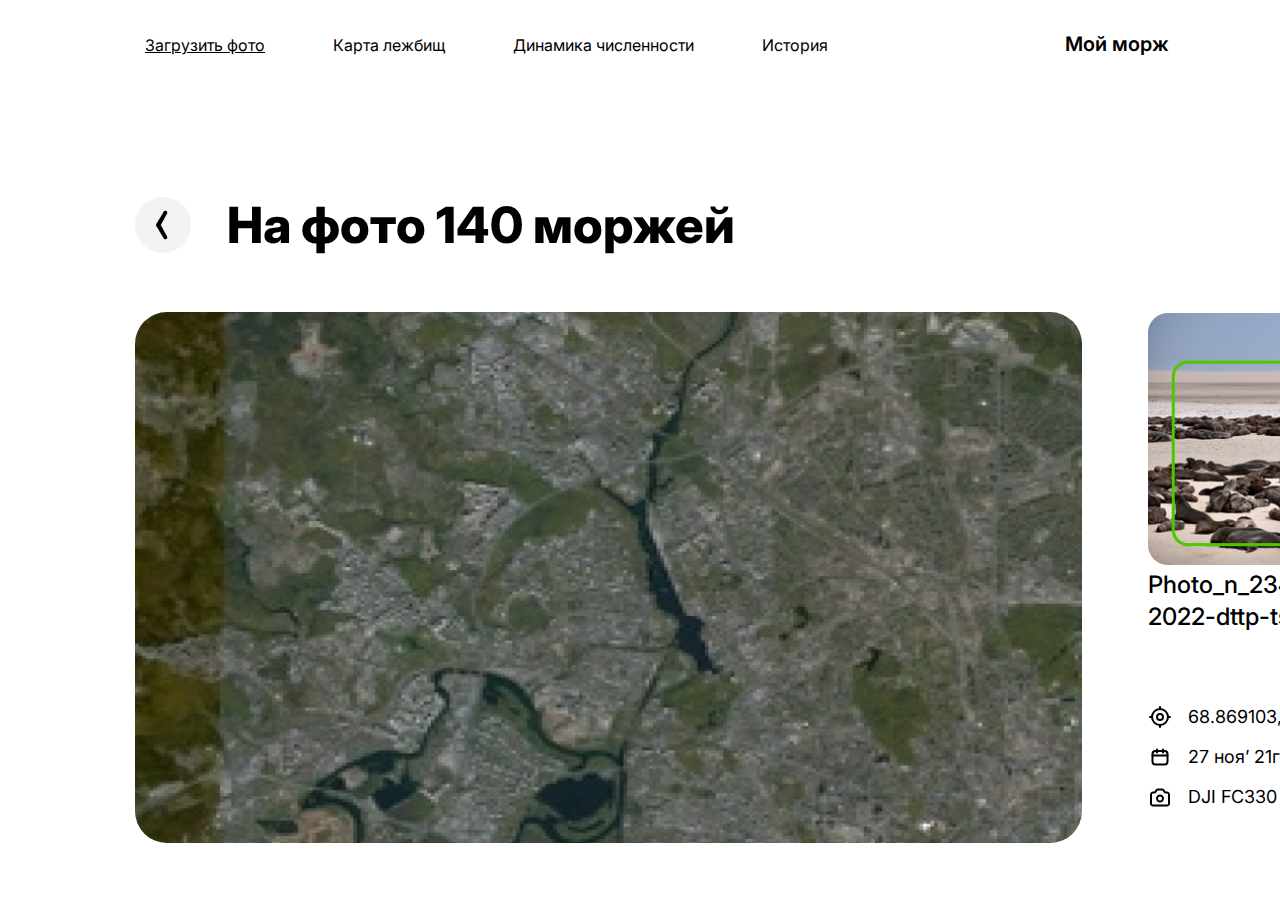
<file: cardPhotoInfo.html>
<!DOCTYPE html>
<html lang="en">
  <head>
    <meta charset="UTF-8" />
    <meta http-equiv="X-UA-Compatible" content="IE=edge" />
    <meta name="viewport" content="width=device-width, initial-scale=1.0" />
    <title>Hacaton-Nenetskie-Morsgi</title>
    <link rel="stylesheet" href="./css/fonts.css" />
    <link rel="stylesheet" href="./css/index.css" />
    <link rel="stylesheet" href="./css/cardPhotoInfo.css">

  </head>
  <body>
    <header class="header">
      <nav class="navigation">
        <a
          href="./index.html"
          class="nav_link text-decoration-underline regular-16-title"
          >Загрузить фото</a
        >
        <a href="./map.html" class="nav_link regular-16-title">Карта лежбищ</a>
        <a href="/" class="nav_link regular-16-title">Динамика численности</a>
        <a href="./history.html" class="nav_link regular-16-title"
          >История</a
        >
      </nav>
      <div class="progammName semi-bold-20-title">Мой морж</div>
    </header>
    <div class="wrapper wrapper_info ">
      <div class="content_left">
        <div class="backToLibrar">
          <div class="arrov-back">
            <div class="div-link"><a href="./uploadPhotos.html" class="link-back"><div class="svg-div"><svg class="svg-back-link"></svg></div></a></div>
            <div class="text extra-bold-title">На фото 140 моржей</div>
          </div>
        </div>
        <div class="content-img">
          <img src="img/test3.png" alt="" class="img-cont">
        </div>
      </div>

      <div class="content_right">

        <div class="left-img">
          <img class="left-img-img" src="./img/test7.png" alt="">
        </div>


        <div class="content-info">
          <div class="photo-name medium-24-title">
            Photo_n_23445_12-07-2022-dttp-tsp-wwva.wav
          </div>

          <div class="other-info">
            <div class="other-info-child geo-pos regular-18-title"><div class="svg-div-other"><svg class="svg-pos"></svg></div> 68.869103, 53.912502</div>
            <div class="other-info-child date regular-18-title"><div class="svg-div-other"><svg class="svg-date"></svg></div>27 ноя’ 21г.</div>
            <div class="other-info-child drvice regular-18-title"><div class="svg-div-other"><svg class="svg-cam"></svg></div>DJI FC330</div>
          </div>

        </div>
      </div>
    </div>
    
    <script src="./js/cardPhotoChangeLokation.js" defer></script>
  </body>
</html>
</file>
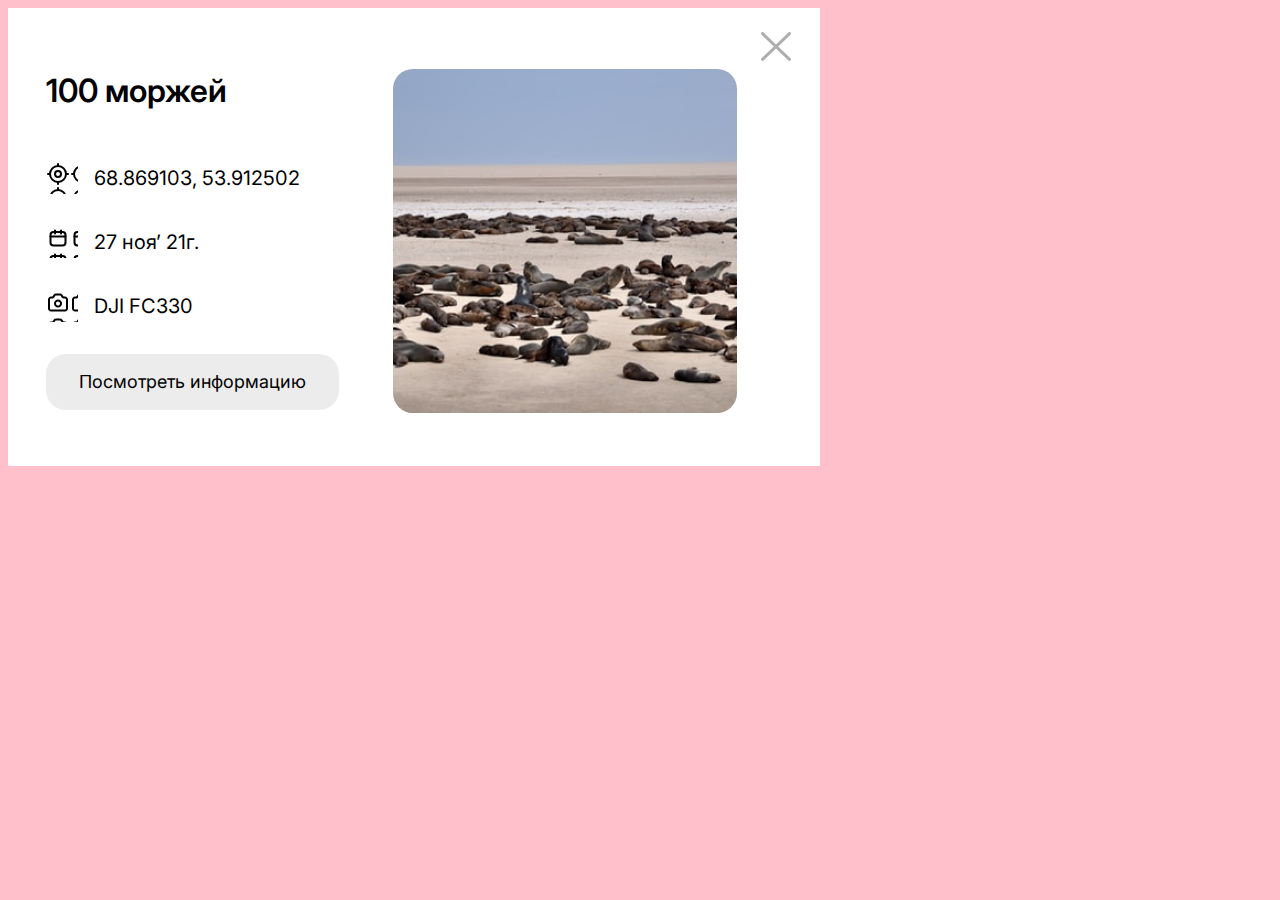
<file: cardPoinMapDiv.html>
<!DOCTYPE html>
<html lang="en">
  <head>
    <meta charset="UTF-8" />
    <meta http-equiv="X-UA-Compatible" content="IE=edge" />
    <meta name="viewport" content="width=device-width, initial-scale=1.0" />
    <link rel="stylesheet" href="./css/cardPointMap.css" />
    <link rel="stylesheet" href="./css/fonts.css" />
    <title>Document</title>
  </head>
  <body>
    <div class="root">
      <div class="wrapper">
        <div class="content">
          <div class="content-left">
            <div class="count-walrus semi-bold-title">100 моржей</div>
            <div class="other-tags regular-20-title">
              <div class="other-tags-child">
                <div class="other-pos other-tags-child">
                  <div class="svg-div-other"><svg class="svg-pos"></svg></div>
                  <div class="text">68.869103, 53.912502</div>
                </div>
              </div>
              <div class="other-tags-child">
                <div class="other-date other-tags-child">
                  <div class="svg-div-other"><svg class="svg-date"></svg></div>
                  27 ноя’ 21г.
                </div>
              </div>
              <div class="other-tags-child">
                <div class="other-devics other-tags-child">
                  <div class="svg-div-other"><svg class="svg-cam"></svg></div>
                  <div class="text">DJI FC330</div>
                </div>
              </div>
            </div>

            <div class="button regular-18-title">
              <butt class="button-watch-info">Посмотреть информацию</butt>
            </div>
          </div>
          <div class="content-rigth">
            <img src="./img/test4.png" alt="" srcset="" />
          </div>
        </div>
        <div class="close-cross"><svg class="cross-svg"></div>
      </div>
    </div>
  </body>
</html>
</file>
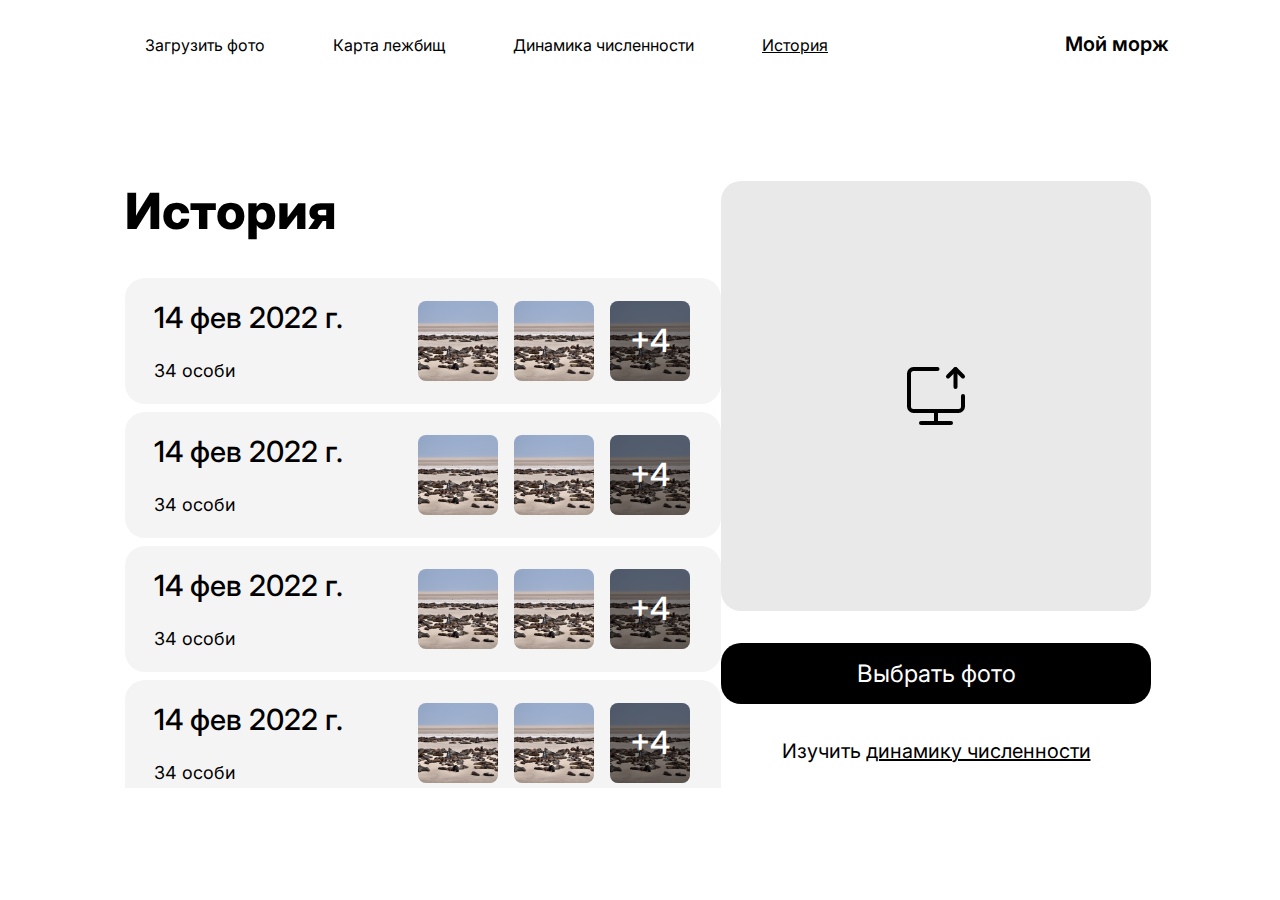
<file: history.html>
<!DOCTYPE html>
<html lang="en">
  <head>
    <meta charset="UTF-8" />
    <meta http-equiv="X-UA-Compatible" content="IE=edge" />
    <meta name="viewport" content="width=device-width, initial-scale=1.0" />
    <title>Hacaton-Nenetskie-Morsgi</title>
    <link rel="stylesheet" href="./css/fonts.css" />
    <link rel="stylesheet" href="./css/index.css" />
    <link rel="stylesheet" href="./css/upload.css" />
    <link rel="stylesheet" href="./css/historyCard.css" />
  </head>
  <body>
    <header class="header">
      <nav class="navigation">
        <a href="./index.html"class="nav_link regular-16-title">Загрузить фото</a>
        <a href="./map.html" class="nav_link regular-16-title">Карта лежбищ</a>
        <a href="/" class="nav_link regular-16-title">Динамика численности</a>
        <a href="./history.html" class="nav_link regular-16-title  text-decoration-underline">История</a>
      </nav>
      <div class="progammName semi-bold-20-title">Мой морж</div>
    </header>

    <div class="wrapper">
      <div class="content content2">
        <div class="extra-bold-title mainTitle">История</div>
        <div class="photos-content">

          <div class="card-history">
            <div class="card-content">
              <div class="card-info">
                <div class="medium-title">14 фев 2022 г.</div>
                <div class="regular-18-title">34 особи</div>
              </div>
              <div class="card-images">
                <div class="image-div">
                  <div class="manyPhotos medium-32-title">
                    <div class="text">+4</div>
                  </div>
                  <img src="./img/test2.png" alt="" class="img-card" />
                </div>
                <div class="image-div">
                  <div class="manyPhotos disactive-more-photos medium-32-title">
                    <div class="text">+4</div>
                  </div>
                  <img src="./img/test2.png" alt="" class="img-card" />
                </div>
                <div class="image-div">
                  <div class="manyPhotos disactive-more-photos medium-32-title">
                    <div class="text">+4</div>
                  </div>
                  <img src="./img/test2.png" alt="" class="img-card" />
                </div>
              </div>
            </div>
          </div>

          <div class="card-history">
            <div class="card-content">
              <div class="card-info">
                <div class="medium-title">14 фев 2022 г.</div>
                <div class="regular-18-title">34 особи</div>
              </div>
              <div class="card-images">
                <div class="image-div">
                  <div class="manyPhotos medium-32-title">
                    <div class="text">+4</div>
                  </div>
                  <img src="./img/test2.png" alt="" class="img-card" />
                </div>
                <div class="image-div">
                  <div class="manyPhotos disactive-more-photos medium-32-title">
                    <div class="text">+4</div>
                  </div>
                  <img src="./img/test2.png" alt="" class="img-card" />
                </div>
                <div class="image-div">
                  <div class="manyPhotos disactive-more-photos medium-32-title">
                    <div class="text">+4</div>
                  </div>
                  <img src="./img/test2.png" alt="" class="img-card" />
                </div>
              </div>
            </div>
          </div>

          <div class="card-history">
            <div class="card-content">
              <div class="card-info">
                <div class="medium-title">14 фев 2022 г.</div>
                <div class="regular-18-title">34 особи</div>
              </div>
              <div class="card-images">
                <div class="image-div">
                  <div class="manyPhotos medium-32-title">
                    <div class="text">+4</div>
                  </div>
                  <img src="./img/test2.png" alt="" class="img-card" />
                </div>
                <div class="image-div">
                  <div class="manyPhotos disactive-more-photos medium-32-title">
                    <div class="text">+4</div>
                  </div>
                  <img src="./img/test2.png" alt="" class="img-card" />
                </div>
                <div class="image-div">
                  <div class="manyPhotos disactive-more-photos medium-32-title">
                    <div class="text">+4</div>
                  </div>
                  <img src="./img/test2.png" alt="" class="img-card" />
                </div>
              </div>
            </div>
          </div>

          <div class="card-history">
            <div class="card-content">
              <div class="card-info">
                <div class="medium-title">14 фев 2022 г.</div>
                <div class="regular-18-title">34 особи</div>
              </div>
              <div class="card-images">
                <div class="image-div">
                  <div class="manyPhotos medium-32-title">
                    <div class="text">+4</div>
                  </div>
                  <img src="./img/test2.png" alt="" class="img-card" />
                </div>
                <div class="image-div">
                  <div class="manyPhotos disactive-more-photos medium-32-title">
                    <div class="text">+4</div>
                  </div>
                  <img src="./img/test2.png" alt="" class="img-card" />
                </div>
                <div class="image-div">
                  <div class="manyPhotos disactive-more-photos medium-32-title">
                    <div class="text">+4</div>
                  </div>
                  <img src="./img/test2.png" alt="" class="img-card" />
                </div>
              </div>
            </div>
          </div>

          <div class="card-history">
            <div class="card-content">
              <div class="card-info">
                <div class="medium-title">14 фев 2022 г.</div>
                <div class="regular-18-title">34 особи</div>
              </div>
              <div class="card-images">
                <div class="image-div">
                  <div class="manyPhotos medium-32-title">
                    <div class="text">+4</div>
                  </div>
                  <img src="./img/test2.png" alt="" class="img-card" />
                </div>
                <div class="image-div">
                  <div class="manyPhotos disactive-more-photos medium-32-title">
                    <div class="text">+4</div>
                  </div>
                  <img src="./img/test2.png" alt="" class="img-card" />
                </div>
                <div class="image-div">
                  <div class="manyPhotos disactive-more-photos medium-32-title">
                    <div class="text">+4</div>
                  </div>
                  <img src="./img/test2.png" alt="" class="img-card" />
                </div>
              </div>
            </div>
          </div>

          <div class="card-history">
            <div class="card-content">
              <div class="card-info">
                <div class="medium-title">14 фев 2022 г.</div>
                <div class="regular-18-title">34 особи</div>
              </div>
              <div class="card-images">
                <div class="image-div">
                  <div class="manyPhotos medium-32-title">
                    <div class="text">4+</div>
                  </div>
                  <img src="./img/test2.png" alt="" class="img-card" />
                </div>
                <div class="image-div">
                  <div class="manyPhotos disactive-more-photos medium-32-title">
                    <div class="text">4+</div>
                  </div>
                  <img src="./img/test2.png" alt="" class="img-card" />
                </div>
                <div class="image-div">
                  <div class="manyPhotos disactive-more-photos medium-32-title">
                    <div class="text">4+</div>
                  </div>
                  <img src="./img/test2.png" alt="" class="img-card" />
                </div>
              </div>
            </div>
          </div>
        </div>
      </div>

      <div class="content_choosePhoto">
        <div class="content_button_wrapper">
          <a href="./index2.html" class="button_picture_download">
            <svg class="svg_button_pic"></svg>
          </a>
          <div class="content_down_button">
            <a href="./index2.html" class="button_choose_photo button_choose_photo_hover regular-title">
              Выбрать фото
            </a>
          </div>
          <div class="arrow regular-20-title">
            Изучить <span class="text-decoration-underline">динамику численности</span>
          </div>
        </div>
      </div>

    </div>
  </body>
</html>
</file>
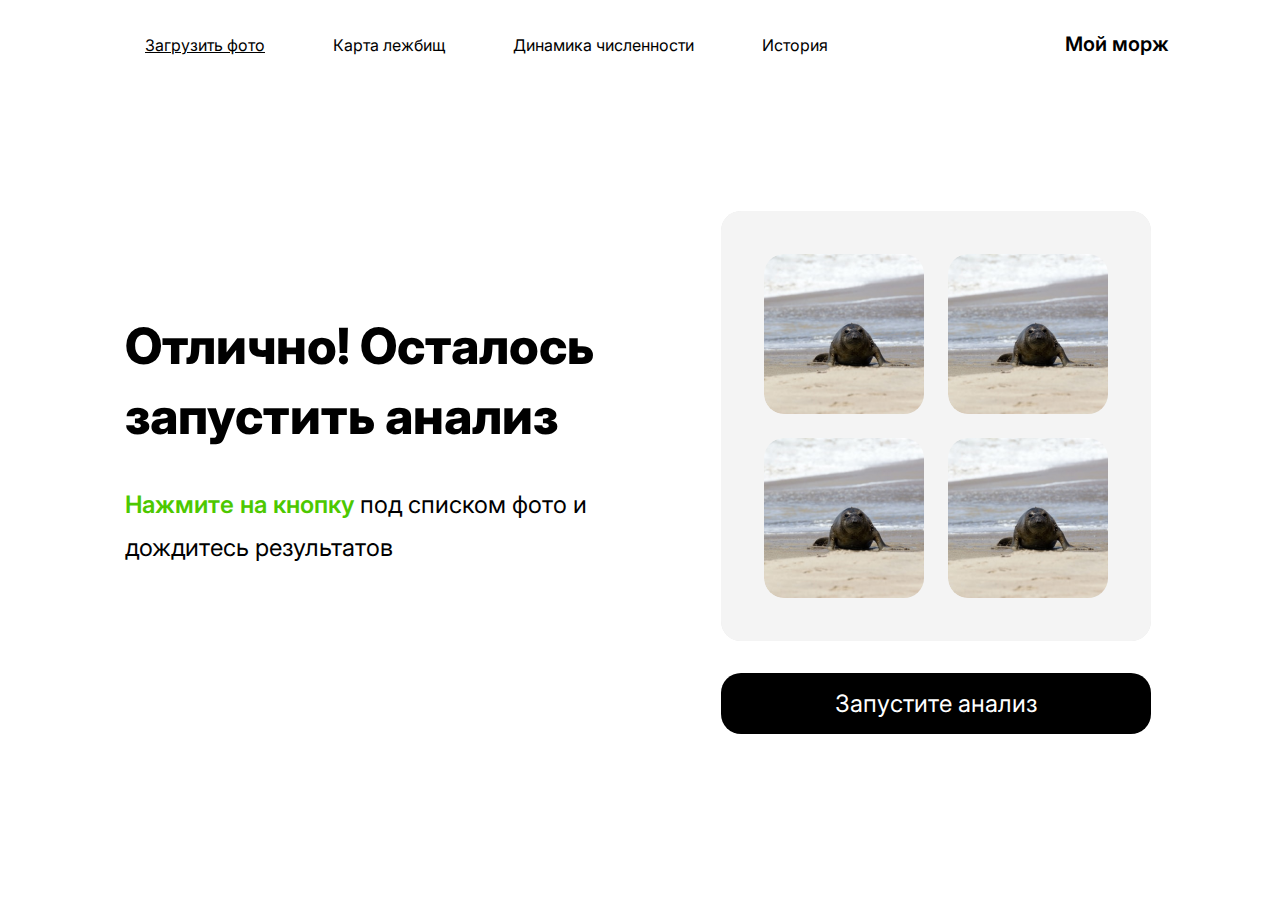
<file: index2.html>
<!DOCTYPE html>
<html lang="en">
  <head>
    <meta charset="UTF-8" />
    <meta http-equiv="X-UA-Compatible" content="IE=edge" />
    <meta name="viewport" content="width=device-width, initial-scale=1.0" />
    <title>Hacaton-Nenetskie-Morsgi</title>
    <link rel="stylesheet" href="./css/fonts.css" />
    <link rel="stylesheet" href="./css/index.css" />
    <link rel="stylesheet" href="./css/upload.css" />
  </head>
  <body>
    <header class="header">
      <nav class="navigation">
        <a href="./index.html"class="nav_link text-decoration-underline regular-16-title">Загрузить фото</a>
        <a href="./map.html" class="nav_link regular-16-title">Карта лежбищ</a>
        <a href="/" class="nav_link regular-16-title">Динамика численности</a>
        <a href="./history.html" class="nav_link regular-16-title">История</a>
      </nav>
      <div class="progammName semi-bold-20-title">Мой морж</div>
    </header>
    <div class="wrapper">
      <div class="content">
        <div class="content_formats">
          <div class="extra-bold-title mainTitle">
            Отлично! Осталось запустить анализ
          </div>
          <div class="regular-title secondTitle">
            <span class="semi-bold-24-title">Нажмите на кнопку</span> под
            списком фото и дождитесь результатов
          </div>
          <div class="content_choose_formats"></div>
        </div>
      </div>

      <div class="content_choosePhoto">
        <div class="content_button_wrapper">
          <a class="button_picture_download">
            <div class="main-photos">
              <div class="photos-img">
                <img src="./img/1test.png" alt="" class="img-photos" />
              </div>
              <div class="photos-img">
                <img src="./img/1test.png" alt="" class="img-photos" />
              </div>
              <div class="photos-img">
                <img src="./img/1test.png" alt="" class="img-photos" />
              </div>
              <div class="photos-img">
                <img src="./img/1test.png" alt="" class="img-photos" />
              </div>
            </div>
          </a>
          <div class="content_down_button">
            <a
              href="./uploadPhotos.html"
              class="button_choose_photo button_choose_photo_hover regular-title"
            >
              Запустите анализ
            </a>
          </div>
        </div>
      </div>
    </div>
  </body>
</html>
</file>
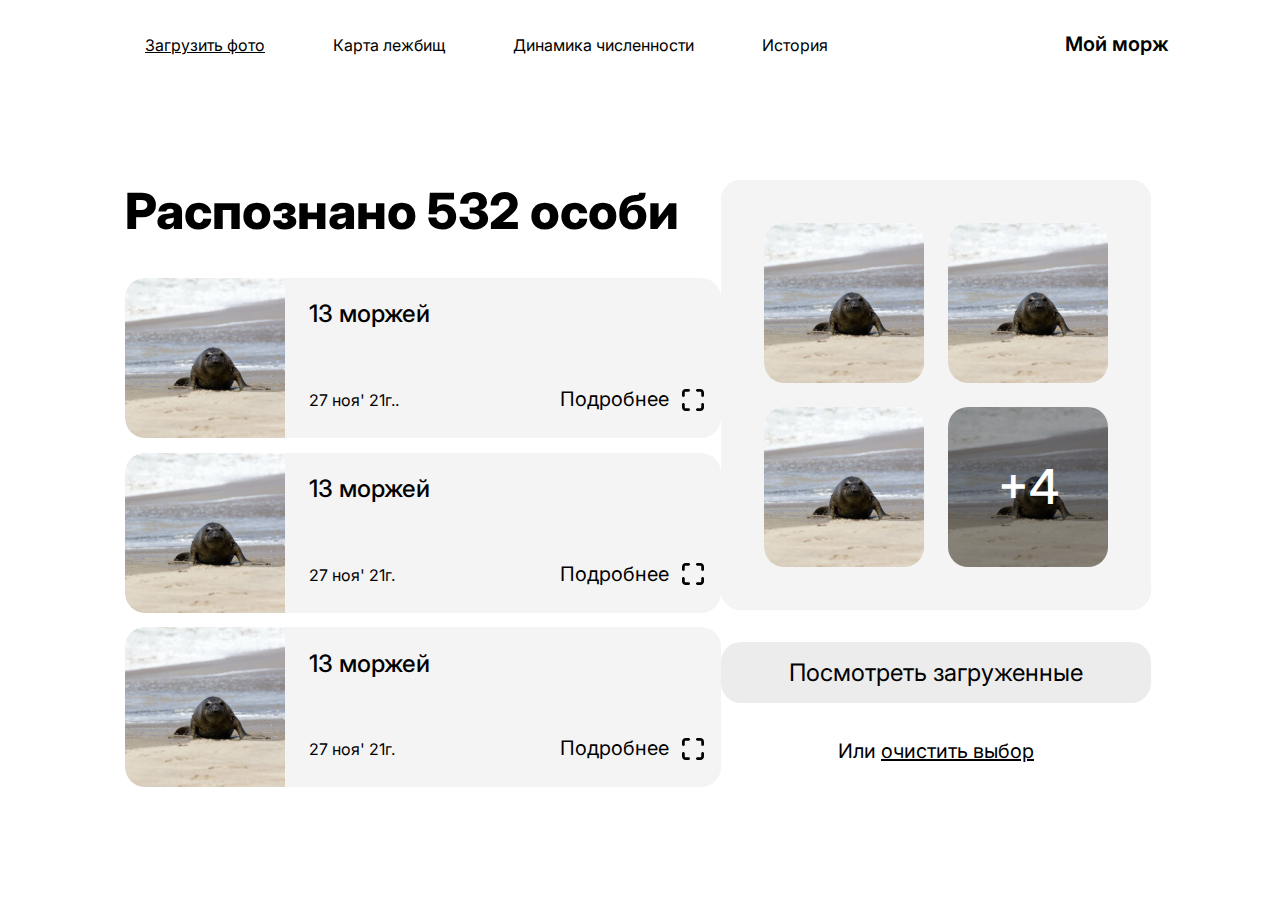
<file: uploadPhotos.html>
<!DOCTYPE html>
<html lang="en">
  <head>
    <meta charset="UTF-8" />
    <meta http-equiv="X-UA-Compatible" content="IE=edge" />
    <meta name="viewport" content="width=device-width, initial-scale=1.0" />
    <title>Hacaton-Nenetskie-Morsgi</title>
    <link rel="stylesheet" href="./css/fonts.css" />
    <link rel="stylesheet" href="./css/index.css" />
    <link rel="stylesheet" href="./css/upload.css" />
  </head>
  <body>
    <header class="header">
      <nav class="navigation">
        <a href="./index.html"class="nav_link text-decoration-underline regular-16-title">Загрузить фото</a>
        <a href="./map.html" class="nav_link regular-16-title">Карта лежбищ</a>
        <a href="/" class="nav_link regular-16-title">Динамика численности</a>
        <a href="./history.html" class="nav_link regular-16-title">История</a>
      </nav>
      <div class="progammName semi-bold-20-title">Мой морж</div>
    </header>
    <div class="wrapper">
      <div class="content content2">
        <div class="extra-bold-title mainTitle">Распознано 532 особи</div>
        <div class="photos-content">
  
          <div class="card-photo">
            <div class="card-img">
              <img src="./img/1test.png" alt="" class="img-card" />
            </div>
            <div class="photo-info">
              <div class="text medium-24-title">13 моржей</div>
              <div class="text-wrapper">
                <div class="date regular-16-title">27 ноя' 21г..</div>
                  <div class="more regular-20-title">
                    <a
                      href="./cardPhotoInfo.html"
                      class="link-photo-info more-link"
                    >
                      Подробнее
                      <div class="more-svg-div">
                        <svg class="more-svg"></svg>
                      </div>
                    </a>
                  </div>
                  
                </div>
            </div>
          </div>

          <div class="card-photo">
            <div class="card-img">
              <img src="./img/1test.png" alt="" class="img-card" width="160px" height="160px"/>
            </div>
            <div class="photo-info">
              <div class="text medium-24-title">13 моржей</div>
              <div class="text-wrapper">
                <div class="date regular-16-title">27 ноя' 21г.</div>
                  <div class="more regular-20-title">
                    <a
                      href="./cardPhotoInfo.html"
                      class="link-photo-info more-link"
                    >
                      Подробнее
                      <div class="more-svg-div">
                        <svg class="more-svg"></svg>
                      </div>
                    </a>
                  </div>
                  
                </div>
            </div>
          </div>

          <div class="card-photo">
            <div class="card-img">
              <img src="./img/1test.png" alt="" class="img-card" />
            </div>
            <div class="photo-info">
              <div class="text medium-24-title">13 моржей</div>
              <div class="text-wrapper">
                <div class="date regular-16-title">27 ноя' 21г.</div>
                  <div class="more regular-20-title">
                    <a
                      href="./cardPhotoInfo.html"
                      class="link-photo-info more-link"
                    >
                      Подробнее
                      <div class="more-svg-div">
                        <svg class="more-svg"></svg>
                      </div>
                    </a>
                  </div>
                  
                </div>
            </div>
          </div>

          <div class="card-photo">
            <div class="card-img">
              <img src="./img/1test.png" alt="" class="img-card" />
            </div>
            <div class="photo-info">
              <div class="text medium-24-title">13 моржей</div>
              <div class="text-wrapper">
                <div class="date regular-16-title">27 ноя' 21г.</div>
                  <div class="more regular-20-title">
                    <a
                      href="./cardPhotoInfo.html"
                      class="link-photo-info more-link"
                    >
                      Подробнее
                      <div class="more-svg-div">
                        <svg class="more-svg"></svg>
                      </div>
                    </a>
                  </div>
                  
                </div>
            </div>
          </div>

          <div class="card-photo">
            <div class="card-img">
              <img src="./img/1test.png" alt="" class="img-card" />
            </div>
            <div class="photo-info">
              <div class="text medium-24-title">13 моржей</div>
              <div class="text-wrapper">
                <div class="date regular-16-title">27 ноя' 21г.</div>
                  <div class="more regular-20-title">
                    <a
                      href="./cardPhotoInfo.html"
                      class="link-photo-info more-link"
                    >
                      Подробнее
                      <div class="more-svg-div">
                        <svg class="more-svg"></svg>
                      </div>
                    </a>
                  </div>
                  
                </div>
            </div>
          </div>

        </div>
      </div>

      <div class="content_choosePhoto">
        <div class="content_button_wrapper">
          <a class="button_picture_download">
            <div class="main-photos">
              <div class="photos-img">
                <img src="./img/1test.png" alt="" class="img-photos" />
              </div>
              <div class="photos-img">
                <img src="./img/1test.png" alt="" class="img-photos" />
              </div>
              <div class="photos-img">
                <img src="./img/1test.png" alt="" class="img-photos" />
              </div>
              <div class="photos-img">
                <div class="more-photos"><div class="number-of-photos medium-48-title white-text-color">+4</div></div>
                <img src="./img/1test.png" alt="" class="img-photos" />
              </div>
            </div>
          </a>
          <div class="content_down_button">
            <button onclick="togglePopUp()" class="button_choose_photo button-hover button-next regular-title black-text-color">
              Посмотреть загруженные
            </button>
          </div>

          <div class="down-text regular-20-title">Или <span class="text-decoration-underline">очистить выбор</span></div>
        </div>
      </div>


      <div class="pop-up-wrapper disctivate">
        <div class="pop-up-title">
          <div class="title-text extra-32-bold-title">
            Выбранные изображения
          </div>
          <div class="exit-cross">
            <button
              class="button-exit-cross button-trans button-hover"
              onclick="togglePopUp()"
            >
              <div class="svg-div"><svg class="exit-cross"></svg></div>
            </button>
          </div>
        </div>

        <div class="pop-up-content">
          <div class="Row">
            <div class="photo-card">
              <div class="delete-hover disctivate">
                <div class="svg-div-bucket"><svg class="svg-bucket"></svg></div>
              </div>
              <img src="./img/test6.png" alt="" class="card-img" />
            </div>

            <div class="photo-card">
              <div class="delete-hover disctivate">
                <div class="svg-div-bucket"><svg class="svg-bucket"></svg></div>
              </div>
              <img src="./img/test6.png" alt="" class="card-img" />
            </div>

            <div class="photo-card">
              <div class="delete-hover disctivate">
                <div class="svg-div-bucket"><svg class="svg-bucket"></svg></div>
              </div>
              <img src="./img/test6.png" alt="" class="card-img" />
            </div>

            <div class="photo-card">
              <div class="delete-hover disctivate">
                <div class="svg-div-bucket"><svg class="svg-bucket"></svg></div>
              </div>
              <img src="./img/test6.png" alt="" class="card-img" />
            </div>

            <div class="photo-card">
              <div class="delete-hover disctivate">
                <div class="svg-div-bucket"><svg class="svg-bucket"></svg></div>
              </div>
              <img src="./img/test6.png" alt="" class="card-img" />
            </div>

            <div class="photo-card">
              <div class="delete-hover disctivate">
                <div class="svg-div-bucket"><svg class="svg-bucket"></svg></div>
              </div>
              <img src="./img/test6.png" alt="" class="card-img" />
            </div>
          </div>

          <div class="Row">
            <div class="photo-card">
              <div class="delete-hover disctivate">
                <div class="svg-div-bucket"><svg class="svg-bucket"></svg></div>
              </div>
              <img src="./img/test6.png" alt="" class="card-img" />
            </div>

            <div class="photo-card">
              <div class="delete-hover disctivate">
                <div class="svg-div-bucket"><svg class="svg-bucket"></svg></div>
              </div>
              <img src="./img/test6.png" alt="" class="card-img" />
            </div>
            <div class="button-to-add button-trans button-hover">
              <div class="svg-add-plus"><svg class="svg-plus"></svg></div>
            </div>
          </div>
        </div>
      </div>
    </div>
    <script src="./js/cardInfoPopUp.js"></script>
    <script src="./js/deletePhotoCard.js"></script>
  </body>
</html>
</file>
<file: css/fonts.css>
@import url('https://fonts.googleapis.com/css2?family=Inter:wght@300;400;500;600;800&display=swap');
</file>
<file: css/index.css>
:root {
  --text-color: black;
  --text-color-small-button: #ffffff;
  --tag-background-color: #ededed;
  --button-backgound-color: #e9e9e9;
  --button-small-backgound-color: #000;
  --grey-text-color: #aeaeae;
  --pop-up-backgorund-color: white;
  --different-text-color: #4DC800;
}

body {
  margin: 0%;
  padding: 0%s;
  font-family: 'Inter', sans-serif;
  color: var(--text-color);
  overflow: hidden;
}

a {
  text-decoration: none;
  color: var(--text-color);
}

button {
  border: none;
  
}

/*хедере*/

.header{
  display: grid;
  grid-template-columns: 3fr 1fr;
}

.navigation {
  display: flex;
  flex-direction: row;
  align-items: flex-start;
  margin-top: 25px;
  margin-left: 125px;
  /*margin: 0px 250px 0px 135px;*/
  padding: 0;
  min-width: 700px;
  max-width: 1000px;
  height: 29px;
  justify-self: flex-start;
}

.nav_link {
  font-weight: 400;
  font-size: 24px;
  line-height: 29px;
  padding: 10px 20px;
  border-radius: 16px;
  transition: background-color ease-in-out 0.2s;
  margin-right: 28px;
}

.nav_link:hover {
  background-color: var(--tag-background-color);
}

.progammName {
  width: 167px;
  height: 45px;
  margin-top: 31px;
  margin-left: 105px;
  font-family: 'Inter';
  font-style: normal;
  font-weight: 600;
  font-size: 32px;
  line-height: 140%;
  align-self: flex-end;
}

.wrapper {
  margin-top: 100px;
  display: grid;
  grid-template-columns: 3fr 1fr;
}

.content{
  margin-left: 125px;
  margin-top: 135px;
}


/*левая сторона*/
.content_formats {
  width: 580px;
  height: 341px;
  margin-right: 100px;
}

.mainTitle {
  width: 700px;
  height: 140px;
}

.secondTitle {
  margin-top: 20px;
  width: inherit;
  height: 86px;
}

.content_choose_formats {
  margin-top: 56px;
  display: flex;
  flex-direction: row;
  align-items: flex-start;
}

.formats {
  background: var(--tag-background-color);
  border-radius: 12px;
  padding: 10px 20px;
}

/*правая сторона*/

.content_choosePhoto {
  margin-right: 100px;
  width: 542px;
  height: 593px;
  display: flex;
  flex-direction: row;
}

.content_button_wrapper {
  width: 430px;
  height: 593px;
  display: flex;
  flex-direction: column;
  justify-content: center;
}

.svg_button_pic {
  width: 72px;
  height: 72px;
}

.button_picture_download {
  width: 430px;
  height: 430px;
  background-color: var(--button-backgound-color);
  border-radius: 20px;
  display: flex;
  justify-content: center;
  align-items: center;
}

.content_down_button {
  height: auto;
  margin-top: 32px;
  width: inherit;
  display: flex;
  flex-direction: column;
  justify-content: center;
}

.button_choose_photo_hover:hover{
  -webkit-box-shadow: 6px 6px 26px 0px rgba(0, 0, 0, 0.32);
-moz-box-shadow: 6px 6px 26px 0px rgba(0, 0, 0, 0.32);
box-shadow: 6px 6px 26px 0px rgba(0, 0, 0, 0.32);
}

.button_choose_photo {
  background-color: var(--button-small-backgound-color);
  width: 430px;
  padding-top: 9px;
  padding-bottom: 9px;
  color: var(--text-color-small-button);
  text-align: center;
  border-radius: 20px;

  transition: box-shadow ease-in-out 0.2s;
}

.svg_button_pic {
  background: url(../img/computerUploadSVG.svg);
}

.instruction_text {
  margin-top: 34px;
  align-self: center;
}

/*шрифты*/
.extra-bold-title {
  font-family: 'Inter';
  font-style: normal;
  font-weight: 800;
  font-size: 50px;
  line-height: 140%;
}

.extra-32-bold-title {
  font-family: 'Inter';
  font-style: normal;
  font-weight: 800;
  font-size: 32px;
  line-height: 140%;
}

.regular-title {
  font-family: 'Inter';
  font-style: normal;
  font-weight: 400;
  font-size: 24px;
  line-height: 180%;
}

.regular-16-title {
  font-family: 'Inter';
  font-style: normal;
  font-weight: 400;
  font-size: 16px;
  line-height: 133.02%;
}

.regular-18-title {
  font-family: 'Inter';
  font-style: normal;
  font-weight: 400;
  font-size: 18px;
  line-height: 133.02%;
}

.regular-20-title {
  font-family: 'Inter';
  font-style: normal;
  font-weight: 400;
  font-size: 20px;
  line-height: 133.02%;
}

.semi-bold-20-title {
  font-family: 'Inter';
  font-style: normal;
  font-weight: 600;
  font-size: 20px;
  line-height: 133.02%;
}

.semi-bold-24-title {
  font-family: 'Inter';
  font-style: normal;
  font-weight: 600;
  font-size: 24px;
  line-height: 133.02%;
}

.medium-title {
  font-family: 'Inter';
  font-style: normal;
  font-weight: 500;
  font-size: 29.09px;
  line-height: 133.02%;
}

.medium-32-title {
  font-family: 'Inter';
  font-style: normal;
  font-weight: 500;
  font-size: 32px;
  line-height: 133.02%;
}

.medium-24-title {
  font-family: 'Inter';
  font-style: normal;
  font-weight: 500;
  font-size: 24px;
  line-height: 133.02%;
}

.medium-48-title{
  font-family: 'Inter';
  font-style: normal;
  font-weight: 500;
  font-size: 48px;
  line-height: 133.02%;
}

.ligth-20-title {
  font-family: 'Inter';
  font-style: normal;
  font-weight: 300;
  font-size: 20px;
  line-height: 133.02%;
}

.grey-text-color {
  color: var(--grey-text-color);
}

.black-text-color {
  color: var(--text-color);
}

.text-decoration-underline {
  text-decoration: underline;
}

.text-decoration-underline-border-bottom {
  border-bottom: solid 0.5px;
}


.text-decoration-dashed{
  text-decoration: dashed;
}

.secondTitle span{
  color: var(--different-text-color);
}
</file>
<file: css/cardPhotoInfo.css>
:root {
  --link-back-arrow-background-arrow: #f3f3f3;
}

.wrapper_info {
  width: 1328px;
  height: 653px;
  margin: 114px 0px 0px 135px;
  display: flex;
  flex-direction: row;
  align-items: flex-end;
}

.content_left {
  height: inherit;
  width: 947px;
  margin-right: 66px;
}

.content-img {
  margin-top: 52px;
  width: inherit;
  height: 531px;
  border-radius: 32px;
}

.img-cont {
  width: inherit;
  height: inherit;
  border-radius: inherit;
}

.div-link {
  width: 56px;
  height: 56px;
  background-color: var(--link-back-arrow-background-arrow);
  border-radius: 50%;
  margin-right: 36px;
}

.arrov-back {
  display: flex;
  flex-direction: row;
  align-items: center;
}

.link-back {
  width: inherit;
  height: inherit;
  display: flex;
  border-radius: 50%;
  justify-content: center;
  align-items: center;
}

.svg-div {
  width: 32px;
  height: 32px;
}

.svg-back-link {
  width: inherit;
  height: inherit;
  background-image: url(../img/arrow_png.png);
}

/*right*/

.content_right {
  width: 319px;
  height: 530px;
  display: flex;
  flex-direction: column;
}

.other-info {
  margin-top: 72px;
}

.svg-div-other {
  width: 24px;
  height: 24px;
  margin-right: 16px;
}

.svg-pos {
  width: inherit;
  height: inherit;
  background: url(../img/posSVG.svg);
}

.svg-date {
  width: inherit;
  height: inherit;
  background: url(../img/dateSVG.svg);
}

.pos-name {
  margin-top: 50px;
  width: fit-content;
}

.input-field {
  width: 269px;
  height: 20px;
}

.svg-cam {
  width: inherit;
  height: inherit;
  background: url(../img/cameraSVG.svg);
}

.other-info-child {
  display: flex;
  flex-direction: row;
  align-items: center;
  margin-bottom: 16px;
}

.buttons-wrapper {
  margin-top: 58px;
  width: inherit;
  height: min-content;
  display: flex;
  flex-direction: column;
}

.button-photo {
  width: inherit;
  height: 61px;
  text-align: center;
  border-radius: 20px;
}

.button-share {
  margin-top: 24px;
}

.disactivate {
  display: none;
}

.input-field{
 padding-top: 5px;
 padding-bottom: 5px;
}

input[type="text"]
{
  font-family: 'Inter';
  font-style: normal;
  font-weight: 300;
  font-size: 20px;
  line-height: 133.02%;
  color: var(--text-color);
  
}
</file>
<file: css/cardPointMap.css>
body{
    background-color: pink;
}

:root{
    --card-poin-background-color: white;
    --button-color: #ECECEC;
}


.root {
    background-color: var(--card-poin-background-color);
    width: 812px;
    height: 458px;
    display: flex;
    flex-direction: row;
}

.wrapper{
    display: flex;
    flex-direction: row;
}

.close-cross{
    margin-top: 24px;
}

.content{
    padding: 61px 0px 0px 38px;
    display: flex;
    flex-direction: row;
    margin-right: 24px;
}

.content-left{
    width: 261px;
    margin-right: 86px;
}

.other-tags{
    display: flex;
    flex-direction: column;

    margin-top: 48px;
}

.other-tags-child{
    margin-bottom: 16px;
    display: flex;
    flex-direction: row;
    align-items: center;
}

.svg-div-other{
    width: 32px;
    height: 32px;
    margin-right: 16px;
}

.svg-pos{
    width: inherit;
    height: inherit;
    background: url(../img/posSVG.svg);
}

.svg-date{
    width: inherit;
    height: inherit;
    background: url(../img/dateSVG.svg);
}

.svg-cam{
    width: inherit;
    height: inherit;
    background: url(../img/cameraSVG.svg);
}

.button{
    width: inherit;
    background-color: var(--button-color);
    padding: 16px;
    text-align: center;
    border-radius: 20px;
}

.content-rigth{
    border-radius: 20px;
}

.content-rigth img{
    border-radius: inherit;
}

.close-cross{
    width: 29.5px;
    height: 28.5px;
}

.cross-svg{
    width: inherit;
    height: inherit;
   background: url(../img/cross.svg)
}





.extra-bold-title {
  font-family: 'Inter';
  font-style: normal;
  font-weight: 800;
  font-size: 50px;
  line-height: 140%;
}

.semi-bold-title {
  font-family: 'Inter';
  font-style: normal;
  font-weight: 600;
  font-size: 32px;
  line-height: 140%;
}

.regular-title {
  font-family: 'Inter';
  font-style: normal;
  font-weight: 400;
  font-size: 24px;
  line-height: 180%;
}

.regular-16-title {
  font-family: 'Inter';
  font-style: normal;
  font-weight: 400;
  font-size: 16px;
  line-height: 133.02%;
}

.regular-18-title {
  font-family: 'Inter';
  font-style: normal;
  font-weight: 400;
  font-size: 18px;
  line-height: 133.02%;
}

.regular-20-title {
  font-family: 'Inter';
  font-style: normal;
  font-weight: 400;
  font-size: 20px;
  line-height: 133.02%;
}

.medium-title {
  font-family: 'Inter';
  font-style: normal;
  font-weight: 500;
  font-size: 29.09px;
  line-height: 133.02%;
}

.medium-32-title {
  font-family: 'Inter';
  font-style: normal;
  font-weight: 500;
  font-size: 32px;
  line-height: 133.02%;
}

.medium-24-title {
  font-family: 'Inter';
  font-style: normal;
  font-weight: 500;
  font-size: 24px;
  line-height: 133.02%;
}
</file>
<file: css/upload.css>
:root {
  --card-photo-backgorund-color: #f4f4f4;
  --button-card-backgrund-color: #ececec;
  --button-exit-backgrund-color: #f3f3f3;
  --pop-up-background-substrate-color: #f4f4f4;
  --pop-up-add-butt: #e6e6e6;
  --shadow-color: rgba(0, 0, 0, 0.322);
  --button-hover-color: #818181;
  --button-hover-color-card-cross: #e1e1e1;
  --button-hover-color-card-more: #e1e1e1;
}

.flex-start {
  justify-content: flex-start;
}

.button-trans {
  transition: background-color ease-in-out 0.2s;
}

.button-hover:hover {
  background-color: var(--button-hover-color-card-more);
}

.more-photos {
  position: absolute;
  width: inherit;
  height: inherit;
  background-color: rgba(0, 0, 0, 0.4);
  border-radius: 20px;
}

/*left*/

.wrapper-content {
  width: 1218px;
  height: 596px;
}

.content {
  height: inherit;
  width: 596px;
  padding: 0;
}

.mainTitle {
  margin-bottom: 32px;
  height: fit-content;
  padding: 0;
}

.photos-content {
  width: inherit;
  height: 510px;
  overflow: auto;
  overflow-x: hidden;
}

::-webkit-scrollbar-thumb {
  background-color: rgba(110, 110, 110, 0.4);
  width: 6px;
  border-radius: 5px;
}

::-webkit-scrollbar {
  background-color: rgba(177, 177, 177, 0.3);
  width: 6px;
  border-radius: 5px;
}

.card-photo {
  background-color: var(--card-photo-backgorund-color);
  width: inherit;
  height: 160px;
  border-radius: 20px;
  margin-bottom: 14.55px;
  display: flex;
  flex-direction: row;
  justify-content: flex-start;
}

/*right*/

.left-photo-content {
  height: inherit;
  width: 430px;
  display: flex;
  flex-direction: column;
}

.main-photos {
  box-sizing: border-box;
  width: inherit;
  height: 430px;
  background-color: var(--card-photo-backgorund-color);
  border-radius: 20px;
  display: grid;
  grid-template-columns: repeat(2, 160px);
  grid-template-rows: repeat(2, 160px);
  justify-content: center;
  align-content: center;
  gap: 24px;
}

.photos-img {
  position: relative;
  width: 160px;
  height: 160px;
  border-radius: 20px;
}

.img-photos {
  width: inherit;
  height: inherit;
  border-radius: 20px;
}

.button-next {
  box-sizing: border-box;
  background-color: var(--button-card-backgrund-color);
}

.svg_button {
  margin-left: 11.58px;
  width: 28.82px;
  height: 22.4px;
  background: url(../img/eye.svg);
}

.info {
  box-sizing: border-box;
  margin-top: 31px;
  align-self: center;
  width: 400px;
  text-align: center;
}

.link-photo-info {
  width: inherit;
  height: inherit;
  display: flex;
  align-items: center;
}

.content2 {
  margin-top: 0px;
}

/*pop-up*/

.pop-up-wrapper {
  position: absolute;
  top: 140px;
  left: 90px;
  width: 1326px;
  height: 658px;
  background-color: var(--pop-up-backgorund-color);
  border-radius: 20px;
}

.pop-up-title {
  width: 1190px;
  margin: 47px 0px 0px 91px;
  display: flex;
  flex-direction: row;
  justify-content: space-between;
}

.down-text span:hover {
  color: var(--different-text-color);
}

.down-text {
  margin-top: 35px;
  width: inherit;
  text-align: center;
}

.svg-div {
  width: 40px;
  height: 40px;
}

.exit-cross {
  width: inherit;
  height: inherit;
  background: url(../img/exitcrossPOPup.svg);
}

.exit-cross {
  width: 45px;
  height: 45px;
}

.text-wrapper {
  display: flex;
  flex-direction: row;
  width: 595.5px;
  height: 160px;
  justify-content: start;
  align-items: baseline;
}

.button-exit-cross {
  width: inherit;
  height: inherit;
  background-color: var(--button-exit-backgrund-color);
  border-radius: 50%;
  display: flex;
  justify-content: center;
  align-items: center;
}

.pop-up-content {
  margin: 66px 0px 0px 64px;
  width: 1198px;
  height: 430px;

  background-color: var(--pop-up-background-substrate-color);
  border-radius: 20px;
}

.photo-card {
  width: 160px;
  height: 160px;
  position: relative;
  transition: display ease-in-out 0.2s;
  margin-right: 24px;
}

.Row {
  margin-left: 43px;
  padding-top: 43px;
  display: flex;
  flex-direction: row;
}

.delete-hover {
  width: inherit;
  height: inherit;
  background-color: rgba(0, 0, 0, 0.4);
  position: absolute;
  border-radius: 20px;
  display: flex;
  justify-content: center;
  align-items: center;
}

.disctivate {
  display: none;
}

.svg-div-bucket {
  width: 56px;
  height: 56px;
}

.svg-bucket {
  width: inherit;
  height: inherit;
  background: url(../img/bucket.svg);
}

.button-to-add {
  display: flex;
  justify-content: center;
  align-items: center;
  margin-right: 75px;
  height: 160px;
  background-color: var(--pop-up-add-butt);
  min-width: none;
  max-width: 1080px;
  width: 100%;
  border-radius: 20px;
}

.svg-add-plus {
  position: absolute;
  width: 56.57px;
  height: 56.57px;
}

.svg-plus {
  width: inherit;
  height: inherit;
  background: url(../img/plus.svg);
}

.card-img {
  height: inherit;
}

.img-card {
  border-radius: 20px 0px 0px 20px;
}

.shadow {
  background-color: var(--shadow-color);
}

.photo-info {
  height: 114.5px;
  margin-top: 20.45px;
  margin-left: 24px;
  display: flex;
  flex-direction: column;
  justify-content: flex-start;
}

.date {
  width: 100px;
  height: 21px;
  margin-top: 60px;
  overflow: hidden;
  white-space: nowrap;
  text-overflow: ellipsis;
}

.left-div {
  margin-top: 13.45px;
  height: 128px;
  width: 164px;
  margin-left: 110px;
  display: flex;
  flex-direction: column;
  align-items: flex-end;
}

.more-svg-div {
  width: 48px;
  height: 48px;
}

.more:hover {
  background-color: var(--button-hover-color-card-more);
}

.more {
  margin-left: 139px;
  transition: background-color ease-in-out 0.2s;
  border-radius: 16px;
  padding-left: 12px;
  padding-right: 12spx;
}

.more-svg {
  width: inherit;
  height: inherit;
  background: url(../img/moresvg.svg);
}

.cross-card-div:hover {
  background-color: var(--button-hover-color-card-cross);
}

.cross-card-div {
  margin-bottom: 40px;
  width: 48px;
  height: 48px;
  transition: background-color ease-in-out 0.2s;
  border-radius: 16px;
}

.cross-card-div-svg {
  width: inherit;
  height: inherit;
  background: url(../img/crossCardSvg.svg);
}

.white-text-color {
  color: white;
}

.more-photos {
  display: flex;
  justify-content: center;
  align-items: center;
}

.wrapper3 {
  margin-top: 100px;
}

.text-marg-left {
  margin-left: 125px;
}
</file>
<file: css/historyCard.css>
.card-history{
    width: inherit;
    height: 126px;
    background-color: var(--card-photo-backgorund-color);
    border-radius: 20px;
    margin-bottom: 8px;
}

.card-content{
    height: inherit;
    width: inherit;
    display: flex;
    flex-direction: row;
}

.card-info{
    margin-left: 29px;
    display: flex;
    flex-direction: column;
    align-content: center;
    justify-content: space-evenly;
}

.card-images{
    height: 80px;
    width: 80px;
    align-self: center;
    margin: 0px 31px 0px auto;
    display: flex;
    flex-direction: row-reverse;
}

.image-div{
    width: inherit;
    height: inherit;
    margin-left: 16px;
    position: relative;
}

.img-card{
    height: inherit;
    width: inherit;
    border-radius: 8px;
}

.manyPhotos{
    position: absolute;
    width: inherit;
    height: inherit;
    z-index: 10;
    background-color: rgba(0, 0, 0, 0.466);
    border-radius: 8px;
    color: var(--text-color-small-button);
    display: flex;
    align-items: center;
    justify-content: center;
}


.active-more-photos{
    display: flex;
}

.disactive-more-photos{
    display: none;
}

.arrow{
    text-align: center;
    margin-top: 34px;
}

.arrow span:hover{
    color: var(--different-text-color);
}
</file>
